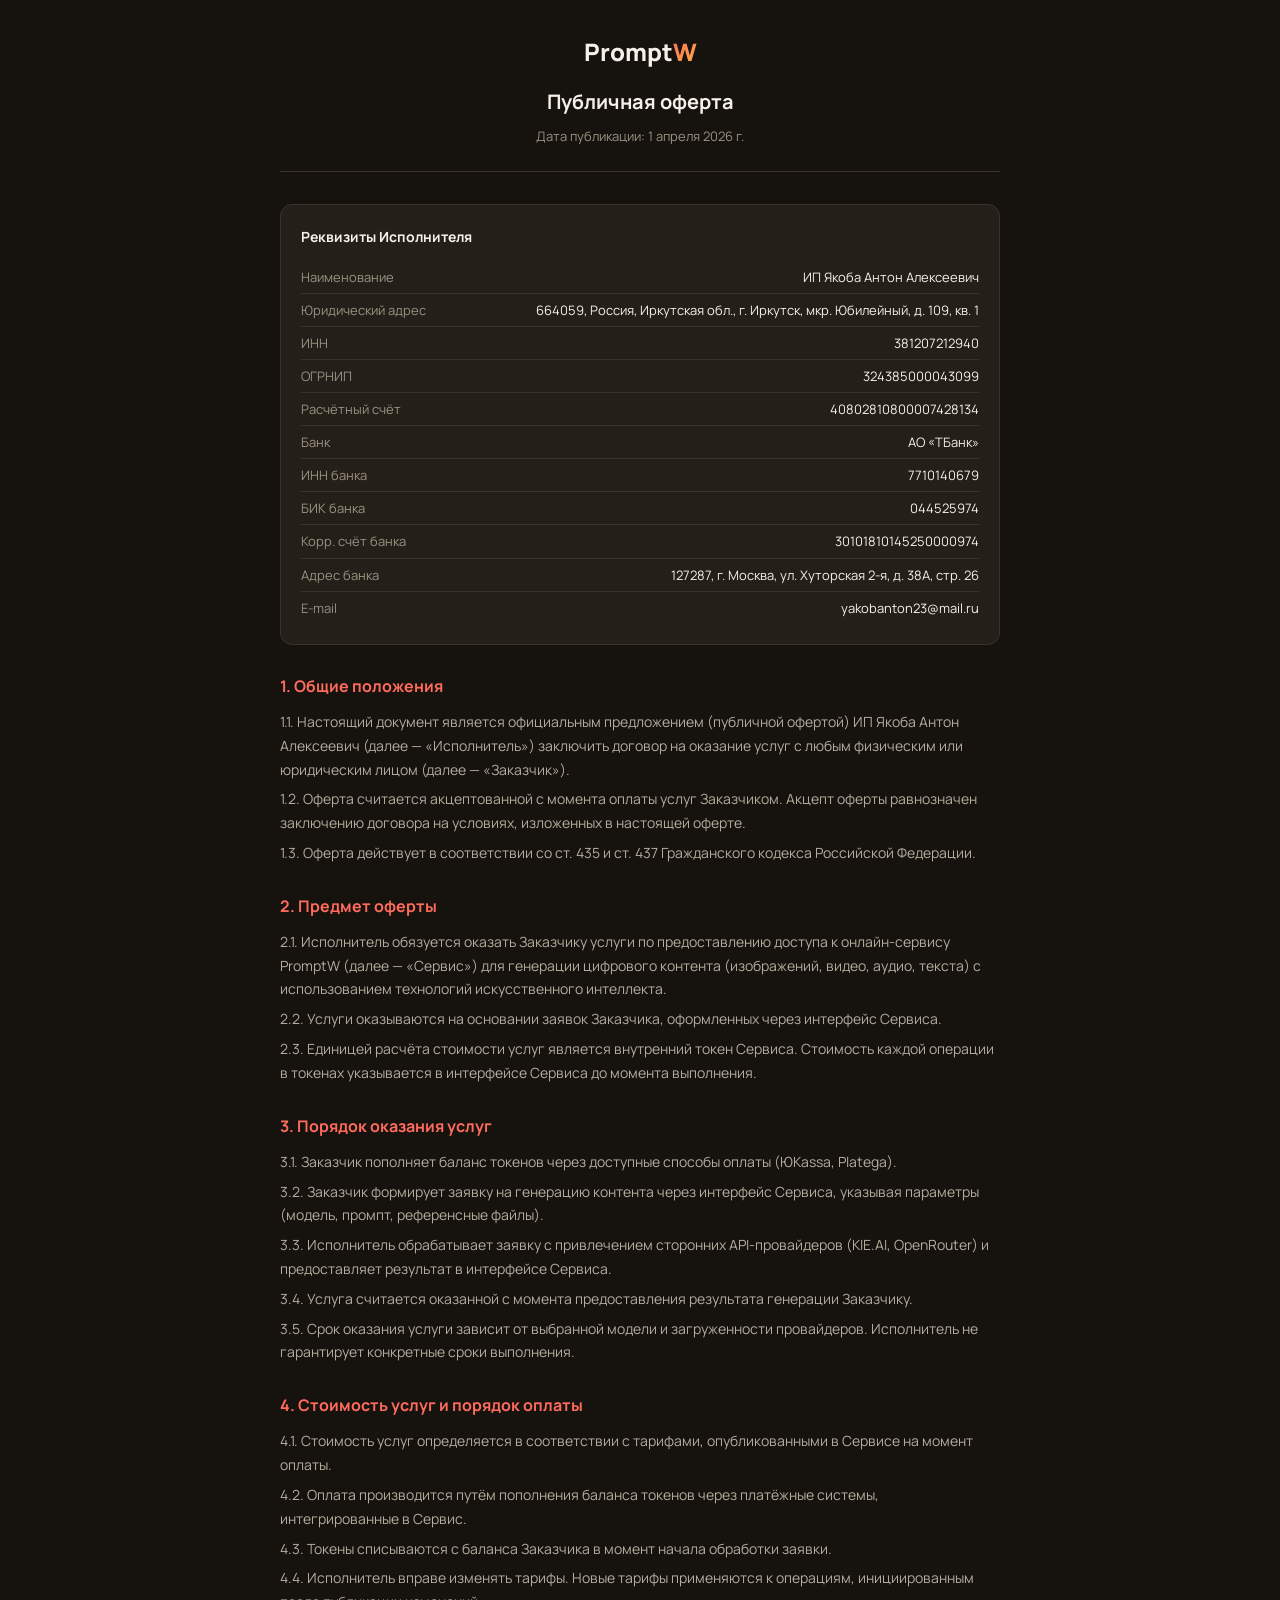
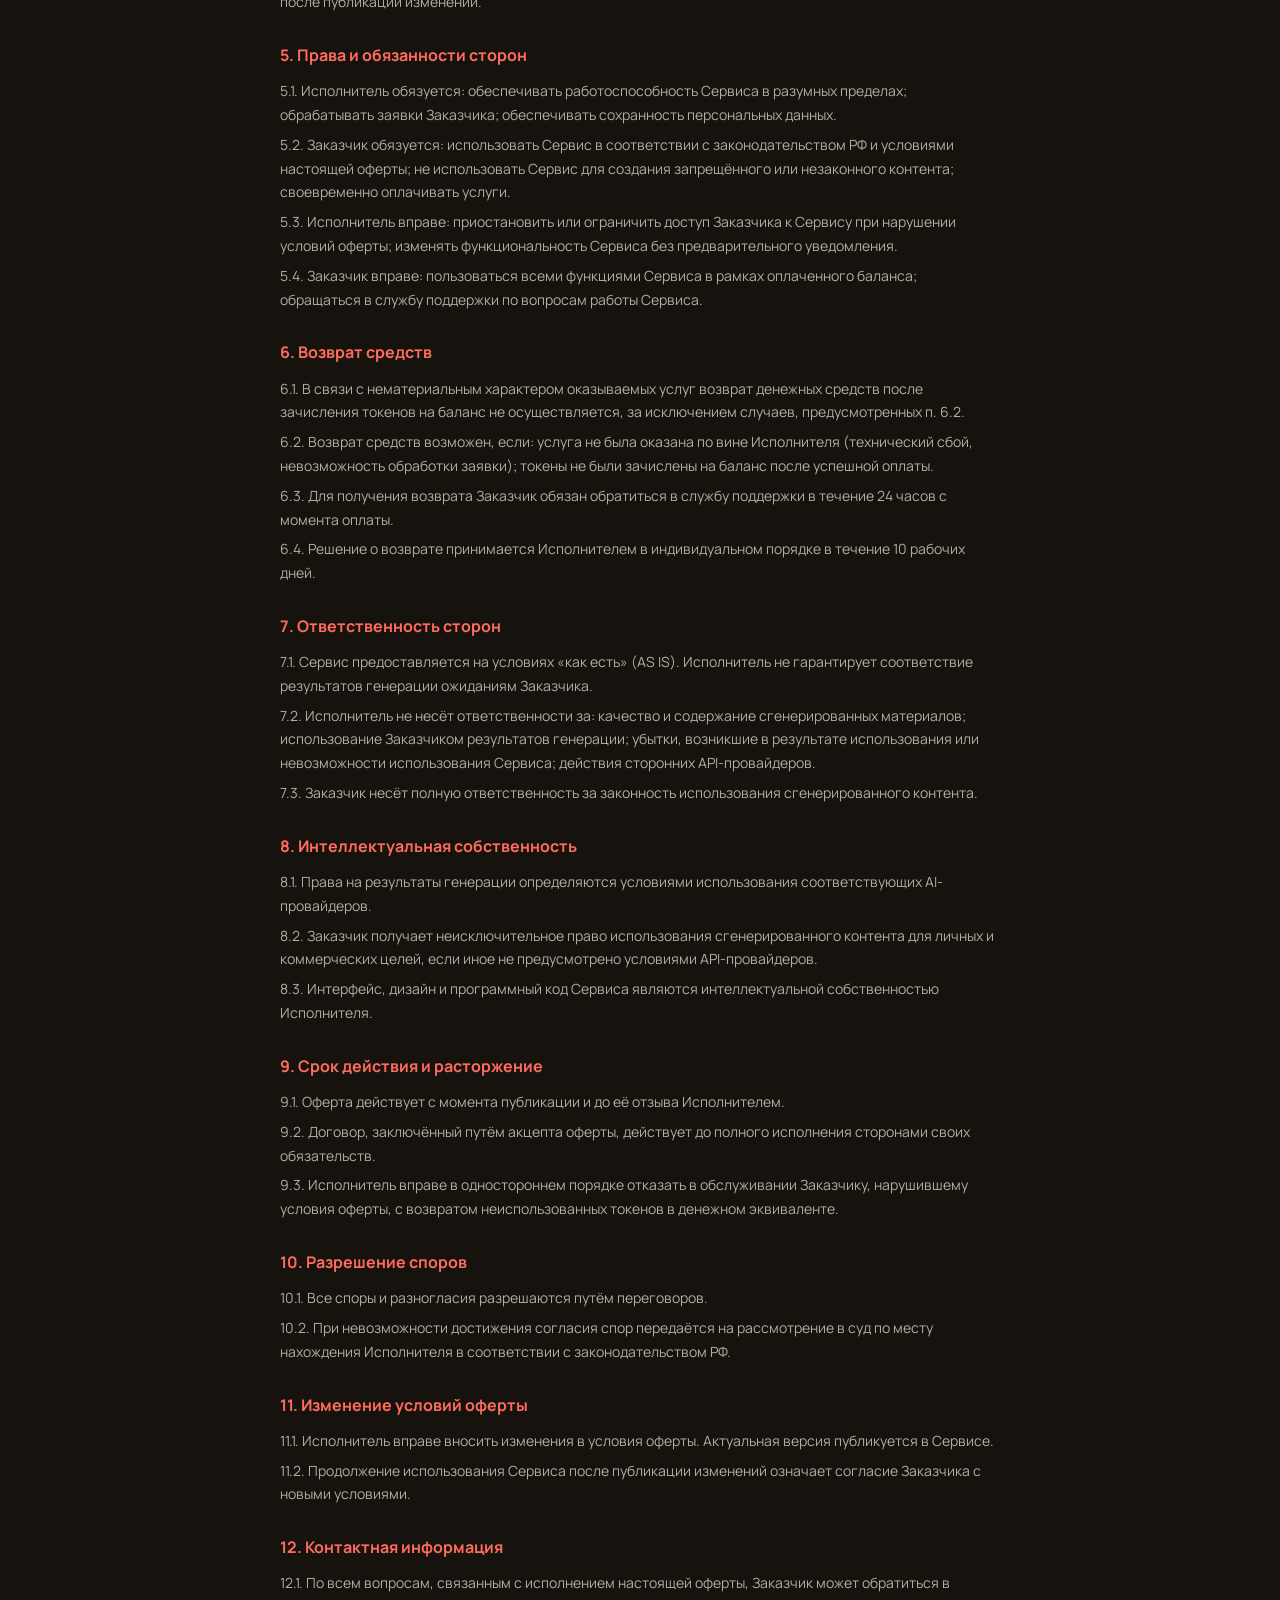
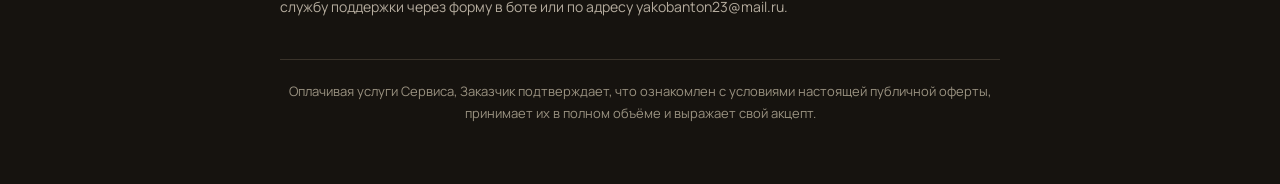
<file: webapp/templates/offer.html>
<!DOCTYPE html>
<html lang="ru">
<head>
    <meta charset="UTF-8">
    <meta name="viewport" content="width=device-width, initial-scale=1.0">
    <title>Публичная оферта — PromptW</title>
    <link rel="preconnect" href="https://fonts.googleapis.com">
    <link href="https://fonts.googleapis.com/css2?family=Manrope:wght@400;500;600;700;800&display=swap" rel="stylesheet">
    <style>
        :root{--bg:#16130F;--card:#241F19;--brd:#3A332A;--tx:#F5F0E8;--tx2:#B5AC9E;--tx3:#9A9281;--violet:#FF6B5C;--grad:linear-gradient(135deg,#FF6B5C 0%,#FFB23E 100%);--r:12px;--font:'Manrope',system-ui,sans-serif}
        *{margin:0;padding:0;box-sizing:border-box}
        body{font-family:var(--font);background:var(--bg);color:var(--tx);line-height:1.7;padding:0 16px 60px}
        .wrap{max-width:720px;margin:0 auto}
        .header{padding:32px 0 24px;text-align:center;border-bottom:1px solid var(--brd);margin-bottom:32px}
        .brand{font-size:24px;font-weight:800}
        .brand-accent{background:var(--grad);-webkit-background-clip:text;background-clip:text;-webkit-text-fill-color:transparent}
        .header h1{font-size:20px;font-weight:700;margin-top:12px}
        .header .date{font-size:13px;color:var(--tx3);margin-top:6px}
        .section{margin-bottom:28px}
        .section h2{font-size:16px;font-weight:700;margin-bottom:10px;color:var(--violet)}
        .section p,.section li{font-size:14px;color:var(--tx2);margin-bottom:6px}
        .section ul{padding-left:20px}
        .section li{list-style:disc}
        .details{background:var(--card);border:1px solid var(--brd);border-radius:var(--r);padding:20px;margin-bottom:28px}
        .details h3{font-size:14px;font-weight:700;margin-bottom:12px}
        .row{display:flex;justify-content:space-between;padding:5px 0;font-size:13px;border-bottom:1px solid var(--brd);gap:12px}
        .row:last-child{border-bottom:none}
        .row-label{color:var(--tx3);flex-shrink:0}
        .row-value{text-align:right;word-break:break-all}
        .footer-note{text-align:center;font-size:13px;color:var(--tx3);margin-top:40px;padding-top:20px;border-top:1px solid var(--brd)}
    </style>
</head>
<body>
<div class="wrap">
    <div class="header">
        <div class="brand">Prompt<span class="brand-accent">W</span></div>
        <h1>Публичная оферта</h1>
        <div class="date">Дата публикации: 1 апреля 2026 г.</div>
    </div>

    <div class="details">
        <h3>Реквизиты Исполнителя</h3>
        <div class="row"><span class="row-label">Наименование</span><span class="row-value">ИП Якоба Антон Алексеевич</span></div>
        <div class="row"><span class="row-label">Юридический адрес</span><span class="row-value">664059, Россия, Иркутская обл., г. Иркутск, мкр. Юбилейный, д. 109, кв. 1</span></div>
        <div class="row"><span class="row-label">ИНН</span><span class="row-value">381207212940</span></div>
        <div class="row"><span class="row-label">ОГРНИП</span><span class="row-value">324385000043099</span></div>
        <div class="row"><span class="row-label">Расчётный счёт</span><span class="row-value">40802810800007428134</span></div>
        <div class="row"><span class="row-label">Банк</span><span class="row-value">АО «ТБанк»</span></div>
        <div class="row"><span class="row-label">ИНН банка</span><span class="row-value">7710140679</span></div>
        <div class="row"><span class="row-label">БИК банка</span><span class="row-value">044525974</span></div>
        <div class="row"><span class="row-label">Корр. счёт банка</span><span class="row-value">30101810145250000974</span></div>
        <div class="row"><span class="row-label">Адрес банка</span><span class="row-value">127287, г. Москва, ул. Хуторская 2-я, д. 38А, стр. 26</span></div>
        <div class="row"><span class="row-label">E-mail</span><span class="row-value">yakobanton23@mail.ru</span></div>
    </div>

    <div class="section">
        <h2>1. Общие положения</h2>
        <p>1.1. Настоящий документ является официальным предложением (публичной офертой) ИП Якоба Антон Алексеевич (далее — «Исполнитель») заключить договор на оказание услуг с любым физическим или юридическим лицом (далее — «Заказчик»).</p>
        <p>1.2. Оферта считается акцептованной с момента оплаты услуг Заказчиком. Акцепт оферты равнозначен заключению договора на условиях, изложенных в настоящей оферте.</p>
        <p>1.3. Оферта действует в соответствии со ст. 435 и ст. 437 Гражданского кодекса Российской Федерации.</p>
    </div>

    <div class="section">
        <h2>2. Предмет оферты</h2>
        <p>2.1. Исполнитель обязуется оказать Заказчику услуги по предоставлению доступа к онлайн-сервису PromptW (далее — «Сервис») для генерации цифрового контента (изображений, видео, аудио, текста) с использованием технологий искусственного интеллекта.</p>
        <p>2.2. Услуги оказываются на основании заявок Заказчика, оформленных через интерфейс Сервиса.</p>
        <p>2.3. Единицей расчёта стоимости услуг является внутренний токен Сервиса. Стоимость каждой операции в токенах указывается в интерфейсе Сервиса до момента выполнения.</p>
    </div>

    <div class="section">
        <h2>3. Порядок оказания услуг</h2>
        <p>3.1. Заказчик пополняет баланс токенов через доступные способы оплаты (ЮKassa, Platega).</p>
        <p>3.2. Заказчик формирует заявку на генерацию контента через интерфейс Сервиса, указывая параметры (модель, промпт, референсные файлы).</p>
        <p>3.3. Исполнитель обрабатывает заявку с привлечением сторонних API-провайдеров (KIE.AI, OpenRouter) и предоставляет результат в интерфейсе Сервиса.</p>
        <p>3.4. Услуга считается оказанной с момента предоставления результата генерации Заказчику.</p>
        <p>3.5. Срок оказания услуги зависит от выбранной модели и загруженности провайдеров. Исполнитель не гарантирует конкретные сроки выполнения.</p>
    </div>

    <div class="section">
        <h2>4. Стоимость услуг и порядок оплаты</h2>
        <p>4.1. Стоимость услуг определяется в соответствии с тарифами, опубликованными в Сервисе на момент оплаты.</p>
        <p>4.2. Оплата производится путём пополнения баланса токенов через платёжные системы, интегрированные в Сервис.</p>
        <p>4.3. Токены списываются с баланса Заказчика в момент начала обработки заявки.</p>
        <p>4.4. Исполнитель вправе изменять тарифы. Новые тарифы применяются к операциям, инициированным после публикации изменений.</p>
    </div>

    <div class="section">
        <h2>5. Права и обязанности сторон</h2>
        <p>5.1. Исполнитель обязуется: обеспечивать работоспособность Сервиса в разумных пределах; обрабатывать заявки Заказчика; обеспечивать сохранность персональных данных.</p>
        <p>5.2. Заказчик обязуется: использовать Сервис в соответствии с законодательством РФ и условиями настоящей оферты; не использовать Сервис для создания запрещённого или незаконного контента; своевременно оплачивать услуги.</p>
        <p>5.3. Исполнитель вправе: приостановить или ограничить доступ Заказчика к Сервису при нарушении условий оферты; изменять функциональность Сервиса без предварительного уведомления.</p>
        <p>5.4. Заказчик вправе: пользоваться всеми функциями Сервиса в рамках оплаченного баланса; обращаться в службу поддержки по вопросам работы Сервиса.</p>
    </div>

    <div class="section">
        <h2>6. Возврат средств</h2>
        <p>6.1. В связи с нематериальным характером оказываемых услуг возврат денежных средств после зачисления токенов на баланс не осуществляется, за исключением случаев, предусмотренных п. 6.2.</p>
        <p>6.2. Возврат средств возможен, если: услуга не была оказана по вине Исполнителя (технический сбой, невозможность обработки заявки); токены не были зачислены на баланс после успешной оплаты.</p>
        <p>6.3. Для получения возврата Заказчик обязан обратиться в службу поддержки в течение 24 часов с момента оплаты.</p>
        <p>6.4. Решение о возврате принимается Исполнителем в индивидуальном порядке в течение 10 рабочих дней.</p>
    </div>

    <div class="section">
        <h2>7. Ответственность сторон</h2>
        <p>7.1. Сервис предоставляется на условиях «как есть» (AS IS). Исполнитель не гарантирует соответствие результатов генерации ожиданиям Заказчика.</p>
        <p>7.2. Исполнитель не несёт ответственности за: качество и содержание сгенерированных материалов; использование Заказчиком результатов генерации; убытки, возникшие в результате использования или невозможности использования Сервиса; действия сторонних API-провайдеров.</p>
        <p>7.3. Заказчик несёт полную ответственность за законность использования сгенерированного контента.</p>
    </div>

    <div class="section">
        <h2>8. Интеллектуальная собственность</h2>
        <p>8.1. Права на результаты генерации определяются условиями использования соответствующих AI-провайдеров.</p>
        <p>8.2. Заказчик получает неисключительное право использования сгенерированного контента для личных и коммерческих целей, если иное не предусмотрено условиями API-провайдеров.</p>
        <p>8.3. Интерфейс, дизайн и программный код Сервиса являются интеллектуальной собственностью Исполнителя.</p>
    </div>

    <div class="section">
        <h2>9. Срок действия и расторжение</h2>
        <p>9.1. Оферта действует с момента публикации и до её отзыва Исполнителем.</p>
        <p>9.2. Договор, заключённый путём акцепта оферты, действует до полного исполнения сторонами своих обязательств.</p>
        <p>9.3. Исполнитель вправе в одностороннем порядке отказать в обслуживании Заказчику, нарушившему условия оферты, с возвратом неиспользованных токенов в денежном эквиваленте.</p>
    </div>

    <div class="section">
        <h2>10. Разрешение споров</h2>
        <p>10.1. Все споры и разногласия разрешаются путём переговоров.</p>
        <p>10.2. При невозможности достижения согласия спор передаётся на рассмотрение в суд по месту нахождения Исполнителя в соответствии с законодательством РФ.</p>
    </div>

    <div class="section">
        <h2>11. Изменение условий оферты</h2>
        <p>11.1. Исполнитель вправе вносить изменения в условия оферты. Актуальная версия публикуется в Сервисе.</p>
        <p>11.2. Продолжение использования Сервиса после публикации изменений означает согласие Заказчика с новыми условиями.</p>
    </div>

    <div class="section">
        <h2>12. Контактная информация</h2>
        <p>12.1. По всем вопросам, связанным с исполнением настоящей оферты, Заказчик может обратиться в службу поддержки через форму в боте или по адресу yakobanton23@mail.ru.</p>
    </div>

    <div class="footer-note">
        Оплачивая услуги Сервиса, Заказчик подтверждает, что ознакомлен с условиями настоящей публичной оферты, принимает их в полном объёме и выражает свой акцепт.
    </div>
</div>
</body>
</html>
</file>
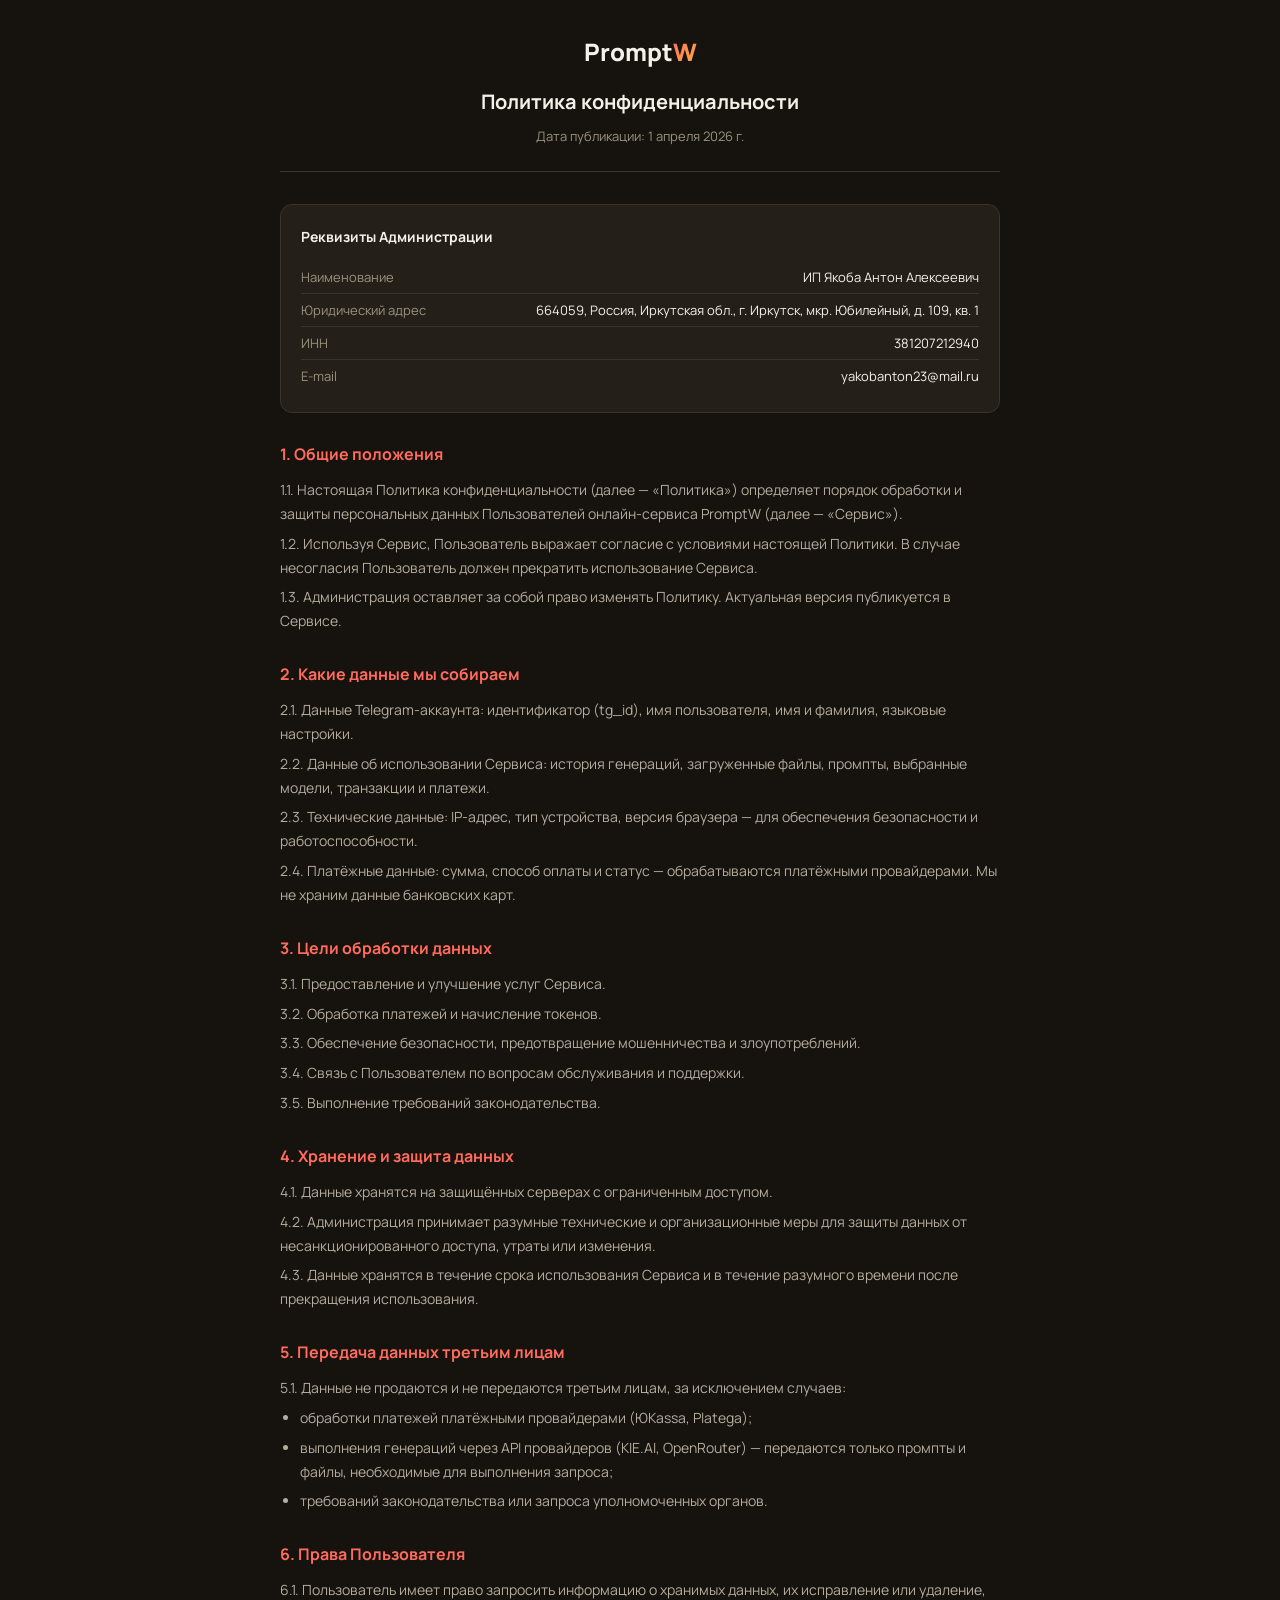
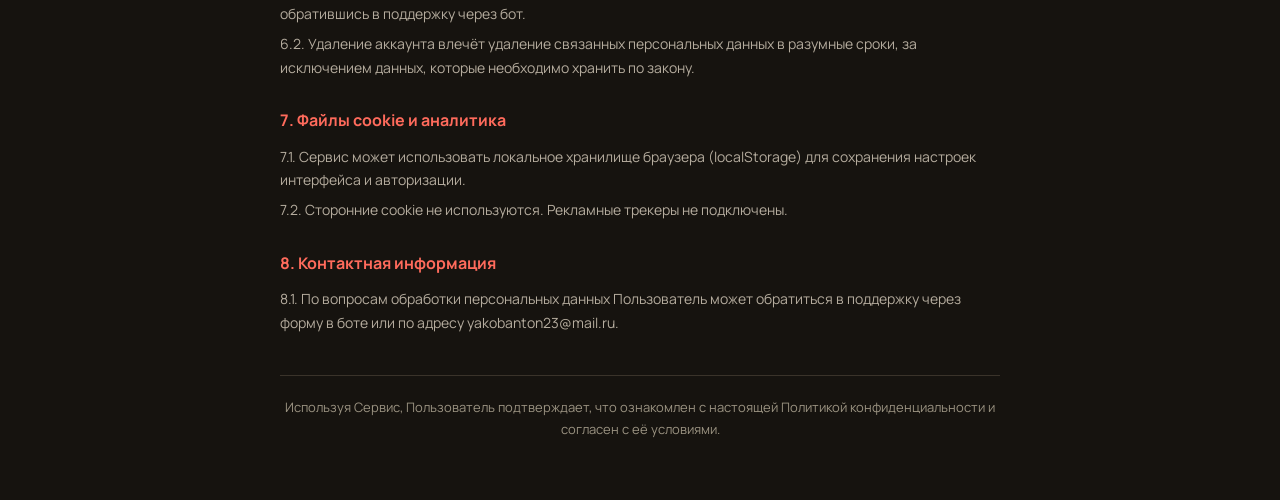
<file: webapp/templates/privacy.html>
<!DOCTYPE html>
<html lang="ru">
<head>
    <meta charset="UTF-8">
    <meta name="viewport" content="width=device-width, initial-scale=1.0">
    <title>Политика конфиденциальности — PromptW</title>
    <link rel="preconnect" href="https://fonts.googleapis.com">
    <link href="https://fonts.googleapis.com/css2?family=Manrope:wght@400;500;600;700;800&display=swap" rel="stylesheet">
    <style>
        :root{--bg:#16130F;--card:#241F19;--brd:#3A332A;--tx:#F5F0E8;--tx2:#B5AC9E;--tx3:#9A9281;--violet:#FF6B5C;--grad:linear-gradient(135deg,#FF6B5C 0%,#FFB23E 100%);--r:12px;--font:'Manrope',system-ui,sans-serif}
        *{margin:0;padding:0;box-sizing:border-box}
        body{font-family:var(--font);background:var(--bg);color:var(--tx);line-height:1.7;padding:0 16px 60px}
        .wrap{max-width:720px;margin:0 auto}
        .header{padding:32px 0 24px;text-align:center;border-bottom:1px solid var(--brd);margin-bottom:32px}
        .brand{font-size:24px;font-weight:800}
        .brand-accent{background:var(--grad);-webkit-background-clip:text;background-clip:text;-webkit-text-fill-color:transparent}
        .header h1{font-size:20px;font-weight:700;margin-top:12px}
        .header .date{font-size:13px;color:var(--tx3);margin-top:6px}
        .section{margin-bottom:28px}
        .section h2{font-size:16px;font-weight:700;margin-bottom:10px;color:var(--violet)}
        .section p,.section li{font-size:14px;color:var(--tx2);margin-bottom:6px}
        .section ul{padding-left:20px}
        .section li{list-style:disc}
        .details{background:var(--card);border:1px solid var(--brd);border-radius:var(--r);padding:20px;margin-bottom:28px}
        .details h3{font-size:14px;font-weight:700;margin-bottom:12px}
        .row{display:flex;justify-content:space-between;padding:5px 0;font-size:13px;border-bottom:1px solid var(--brd);gap:12px}
        .row:last-child{border-bottom:none}
        .row-label{color:var(--tx3);flex-shrink:0}
        .row-value{text-align:right;word-break:break-all}
        .footer-note{text-align:center;font-size:13px;color:var(--tx3);margin-top:40px;padding-top:20px;border-top:1px solid var(--brd)}
    </style>
</head>
<body>
<div class="wrap">
    <div class="header">
        <div class="brand">Prompt<span class="brand-accent">W</span></div>
        <h1>Политика конфиденциальности</h1>
        <div class="date">Дата публикации: 1 апреля 2026 г.</div>
    </div>

    <div class="details">
        <h3>Реквизиты Администрации</h3>
        <div class="row"><span class="row-label">Наименование</span><span class="row-value">ИП Якоба Антон Алексеевич</span></div>
        <div class="row"><span class="row-label">Юридический адрес</span><span class="row-value">664059, Россия, Иркутская обл., г. Иркутск, мкр. Юбилейный, д. 109, кв. 1</span></div>
        <div class="row"><span class="row-label">ИНН</span><span class="row-value">381207212940</span></div>
        <div class="row"><span class="row-label">E-mail</span><span class="row-value">yakobanton23@mail.ru</span></div>
    </div>

    <div class="section">
        <h2>1. Общие положения</h2>
        <p>1.1. Настоящая Политика конфиденциальности (далее — «Политика») определяет порядок обработки и защиты персональных данных Пользователей онлайн-сервиса PromptW (далее — «Сервис»).</p>
        <p>1.2. Используя Сервис, Пользователь выражает согласие с условиями настоящей Политики. В случае несогласия Пользователь должен прекратить использование Сервиса.</p>
        <p>1.3. Администрация оставляет за собой право изменять Политику. Актуальная версия публикуется в Сервисе.</p>
    </div>

    <div class="section">
        <h2>2. Какие данные мы собираем</h2>
        <p>2.1. Данные Telegram-аккаунта: идентификатор (tg_id), имя пользователя, имя и фамилия, языковые настройки.</p>
        <p>2.2. Данные об использовании Сервиса: история генераций, загруженные файлы, промпты, выбранные модели, транзакции и платежи.</p>
        <p>2.3. Технические данные: IP-адрес, тип устройства, версия браузера — для обеспечения безопасности и работоспособности.</p>
        <p>2.4. Платёжные данные: сумма, способ оплаты и статус — обрабатываются платёжными провайдерами. Мы не храним данные банковских карт.</p>
    </div>

    <div class="section">
        <h2>3. Цели обработки данных</h2>
        <p>3.1. Предоставление и улучшение услуг Сервиса.</p>
        <p>3.2. Обработка платежей и начисление токенов.</p>
        <p>3.3. Обеспечение безопасности, предотвращение мошенничества и злоупотреблений.</p>
        <p>3.4. Связь с Пользователем по вопросам обслуживания и поддержки.</p>
        <p>3.5. Выполнение требований законодательства.</p>
    </div>

    <div class="section">
        <h2>4. Хранение и защита данных</h2>
        <p>4.1. Данные хранятся на защищённых серверах с ограниченным доступом.</p>
        <p>4.2. Администрация принимает разумные технические и организационные меры для защиты данных от несанкционированного доступа, утраты или изменения.</p>
        <p>4.3. Данные хранятся в течение срока использования Сервиса и в течение разумного времени после прекращения использования.</p>
    </div>

    <div class="section">
        <h2>5. Передача данных третьим лицам</h2>
        <p>5.1. Данные не продаются и не передаются третьим лицам, за исключением случаев:</p>
        <ul>
            <li>обработки платежей платёжными провайдерами (ЮKassa, Platega);</li>
            <li>выполнения генераций через API провайдеров (KIE.AI, OpenRouter) — передаются только промпты и файлы, необходимые для выполнения запроса;</li>
            <li>требований законодательства или запроса уполномоченных органов.</li>
        </ul>
    </div>

    <div class="section">
        <h2>6. Права Пользователя</h2>
        <p>6.1. Пользователь имеет право запросить информацию о хранимых данных, их исправление или удаление, обратившись в поддержку через бот.</p>
        <p>6.2. Удаление аккаунта влечёт удаление связанных персональных данных в разумные сроки, за исключением данных, которые необходимо хранить по закону.</p>
    </div>

    <div class="section">
        <h2>7. Файлы cookie и аналитика</h2>
        <p>7.1. Сервис может использовать локальное хранилище браузера (localStorage) для сохранения настроек интерфейса и авторизации.</p>
        <p>7.2. Сторонние cookie не используются. Рекламные трекеры не подключены.</p>
    </div>

    <div class="section">
        <h2>8. Контактная информация</h2>
        <p>8.1. По вопросам обработки персональных данных Пользователь может обратиться в поддержку через форму в боте или по адресу yakobanton23@mail.ru.</p>
    </div>

    <div class="footer-note">
        Используя Сервис, Пользователь подтверждает, что ознакомлен с настоящей Политикой конфиденциальности и согласен с её условиями.
    </div>
</div>
</body>
</html>
</file>
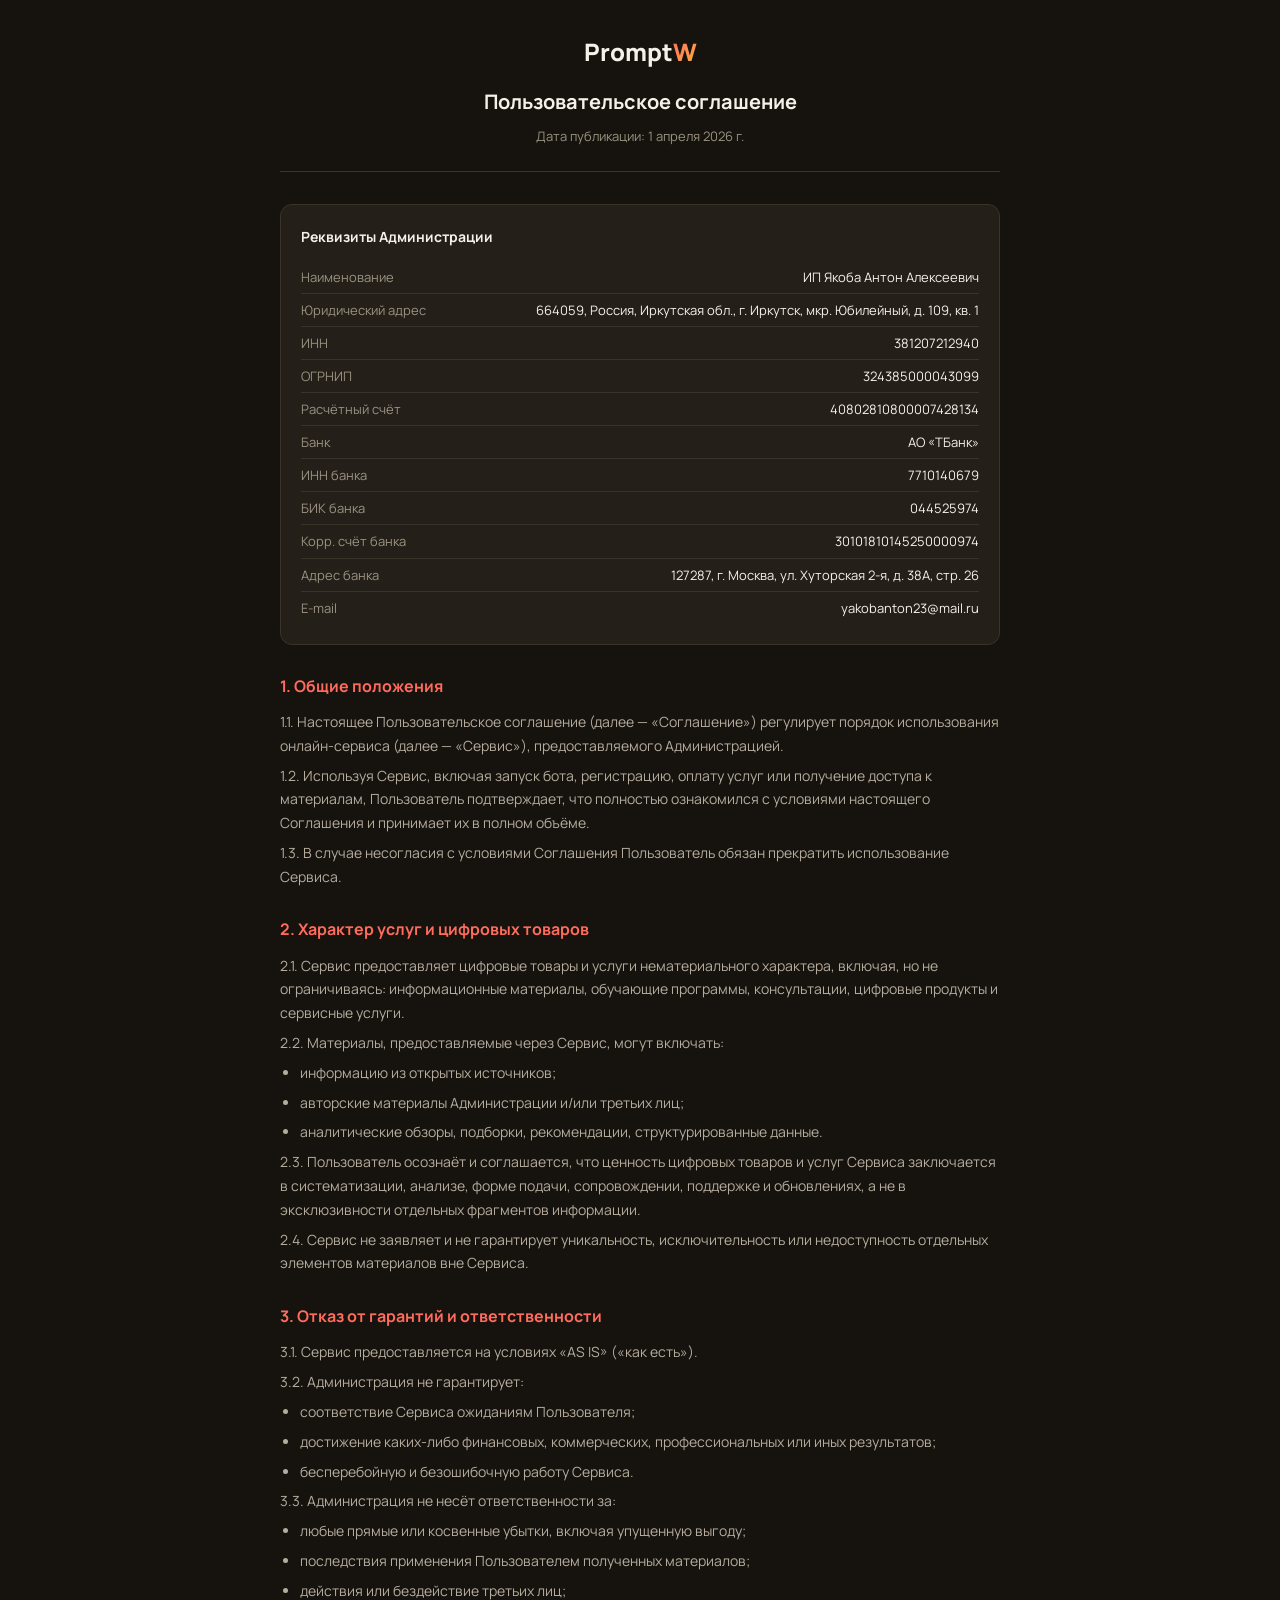
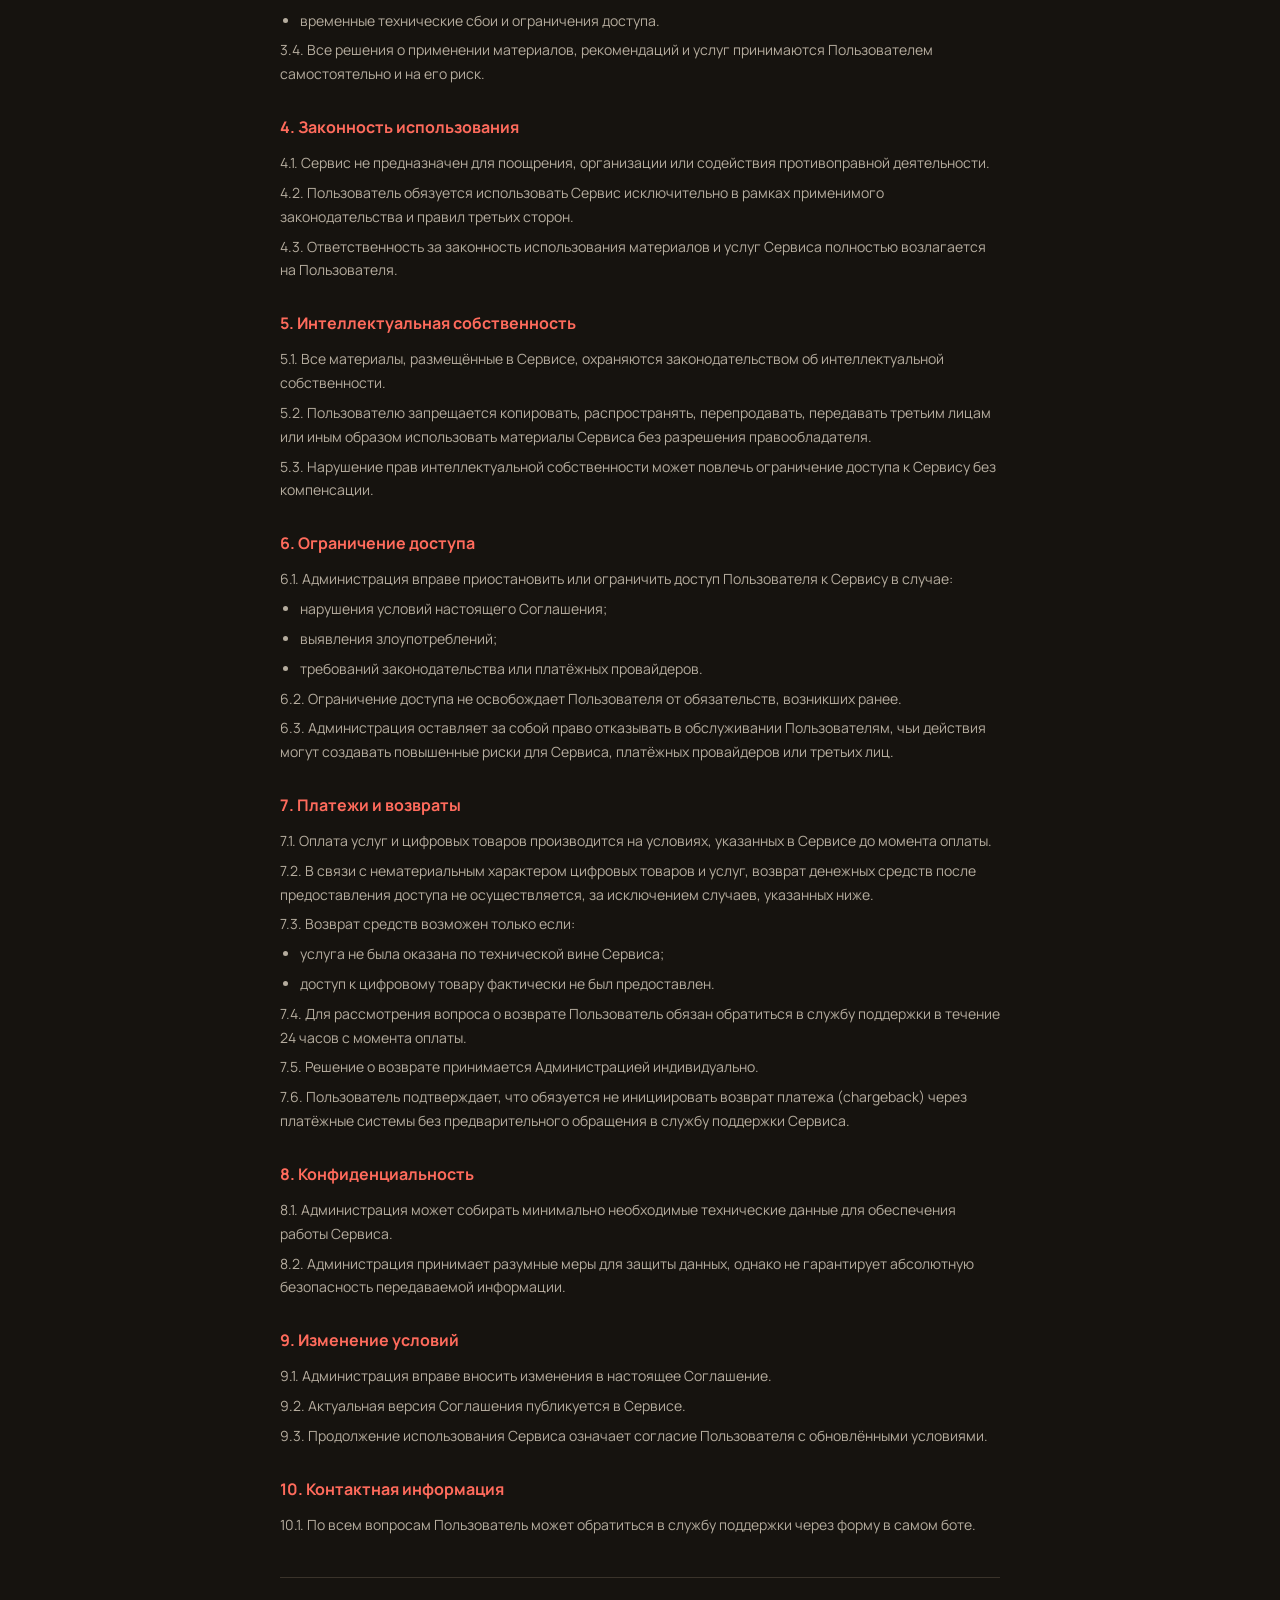
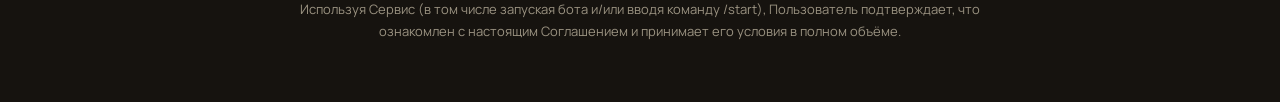
<file: webapp/templates/terms.html>
<!DOCTYPE html>
<html lang="ru">
<head>
    <meta charset="UTF-8">
    <meta name="viewport" content="width=device-width, initial-scale=1.0">
    <title>Пользовательское соглашение — PromptW</title>
    <link rel="preconnect" href="https://fonts.googleapis.com">
    <link href="https://fonts.googleapis.com/css2?family=Manrope:wght@400;500;600;700;800&display=swap" rel="stylesheet">
    <style>
        :root{--bg:#16130F;--card:#241F19;--brd:#3A332A;--tx:#F5F0E8;--tx2:#B5AC9E;--tx3:#9A9281;--violet:#FF6B5C;--grad:linear-gradient(135deg,#FF6B5C 0%,#FFB23E 100%);--r:12px;--font:'Manrope',system-ui,sans-serif}
        *{margin:0;padding:0;box-sizing:border-box}
        body{font-family:var(--font);background:var(--bg);color:var(--tx);line-height:1.7;padding:0 16px 60px}
        .wrap{max-width:720px;margin:0 auto}
        .header{padding:32px 0 24px;text-align:center;border-bottom:1px solid var(--brd);margin-bottom:32px}
        .brand{font-size:24px;font-weight:800}
        .brand-accent{background:var(--grad);-webkit-background-clip:text;background-clip:text;-webkit-text-fill-color:transparent}
        .header h1{font-size:20px;font-weight:700;margin-top:12px}
        .header .date{font-size:13px;color:var(--tx3);margin-top:6px}
        .section{margin-bottom:28px}
        .section h2{font-size:16px;font-weight:700;margin-bottom:10px;color:var(--violet)}
        .section p,.section li{font-size:14px;color:var(--tx2);margin-bottom:6px}
        .section ul{padding-left:20px}
        .section li{list-style:disc}
        .details{background:var(--card);border:1px solid var(--brd);border-radius:var(--r);padding:20px;margin-bottom:28px}
        .details h3{font-size:14px;font-weight:700;margin-bottom:12px}
        .row{display:flex;justify-content:space-between;padding:5px 0;font-size:13px;border-bottom:1px solid var(--brd);gap:12px}
        .row:last-child{border-bottom:none}
        .row-label{color:var(--tx3);flex-shrink:0}
        .row-value{text-align:right;word-break:break-all}
        .footer-note{text-align:center;font-size:13px;color:var(--tx3);margin-top:40px;padding-top:20px;border-top:1px solid var(--brd)}
    </style>
</head>
<body>
<div class="wrap">
    <div class="header">
        <div class="brand">Prompt<span class="brand-accent">W</span></div>
        <h1>Пользовательское соглашение</h1>
        <div class="date">Дата публикации: 1 апреля 2026 г.</div>
    </div>

    <div class="details">
        <h3>Реквизиты Администрации</h3>
        <div class="row"><span class="row-label">Наименование</span><span class="row-value">ИП Якоба Антон Алексеевич</span></div>
        <div class="row"><span class="row-label">Юридический адрес</span><span class="row-value">664059, Россия, Иркутская обл., г. Иркутск, мкр. Юбилейный, д. 109, кв. 1</span></div>
        <div class="row"><span class="row-label">ИНН</span><span class="row-value">381207212940</span></div>
        <div class="row"><span class="row-label">ОГРНИП</span><span class="row-value">324385000043099</span></div>
        <div class="row"><span class="row-label">Расчётный счёт</span><span class="row-value">40802810800007428134</span></div>
        <div class="row"><span class="row-label">Банк</span><span class="row-value">АО «ТБанк»</span></div>
        <div class="row"><span class="row-label">ИНН банка</span><span class="row-value">7710140679</span></div>
        <div class="row"><span class="row-label">БИК банка</span><span class="row-value">044525974</span></div>
        <div class="row"><span class="row-label">Корр. счёт банка</span><span class="row-value">30101810145250000974</span></div>
        <div class="row"><span class="row-label">Адрес банка</span><span class="row-value">127287, г. Москва, ул. Хуторская 2-я, д. 38А, стр. 26</span></div>
        <div class="row"><span class="row-label">E-mail</span><span class="row-value">yakobanton23@mail.ru</span></div>
    </div>

    <div class="section">
        <h2>1. Общие положения</h2>
        <p>1.1. Настоящее Пользовательское соглашение (далее — «Соглашение») регулирует порядок использования онлайн-сервиса (далее — «Сервис»), предоставляемого Администрацией.</p>
        <p>1.2. Используя Сервис, включая запуск бота, регистрацию, оплату услуг или получение доступа к материалам, Пользователь подтверждает, что полностью ознакомился с условиями настоящего Соглашения и принимает их в полном объёме.</p>
        <p>1.3. В случае несогласия с условиями Соглашения Пользователь обязан прекратить использование Сервиса.</p>
    </div>

    <div class="section">
        <h2>2. Характер услуг и цифровых товаров</h2>
        <p>2.1. Сервис предоставляет цифровые товары и услуги нематериального характера, включая, но не ограничиваясь: информационные материалы, обучающие программы, консультации, цифровые продукты и сервисные услуги.</p>
        <p>2.2. Материалы, предоставляемые через Сервис, могут включать:</p>
        <ul>
            <li>информацию из открытых источников;</li>
            <li>авторские материалы Администрации и/или третьих лиц;</li>
            <li>аналитические обзоры, подборки, рекомендации, структурированные данные.</li>
        </ul>
        <p>2.3. Пользователь осознаёт и соглашается, что ценность цифровых товаров и услуг Сервиса заключается в систематизации, анализе, форме подачи, сопровождении, поддержке и обновлениях, а не в эксклюзивности отдельных фрагментов информации.</p>
        <p>2.4. Сервис не заявляет и не гарантирует уникальность, исключительность или недоступность отдельных элементов материалов вне Сервиса.</p>
    </div>

    <div class="section">
        <h2>3. Отказ от гарантий и ответственности</h2>
        <p>3.1. Сервис предоставляется на условиях «AS IS» («как есть»).</p>
        <p>3.2. Администрация не гарантирует:</p>
        <ul>
            <li>соответствие Сервиса ожиданиям Пользователя;</li>
            <li>достижение каких-либо финансовых, коммерческих, профессиональных или иных результатов;</li>
            <li>бесперебойную и безошибочную работу Сервиса.</li>
        </ul>
        <p>3.3. Администрация не несёт ответственности за:</p>
        <ul>
            <li>любые прямые или косвенные убытки, включая упущенную выгоду;</li>
            <li>последствия применения Пользователем полученных материалов;</li>
            <li>действия или бездействие третьих лиц;</li>
            <li>временные технические сбои и ограничения доступа.</li>
        </ul>
        <p>3.4. Все решения о применении материалов, рекомендаций и услуг принимаются Пользователем самостоятельно и на его риск.</p>
    </div>

    <div class="section">
        <h2>4. Законность использования</h2>
        <p>4.1. Сервис не предназначен для поощрения, организации или содействия противоправной деятельности.</p>
        <p>4.2. Пользователь обязуется использовать Сервис исключительно в рамках применимого законодательства и правил третьих сторон.</p>
        <p>4.3. Ответственность за законность использования материалов и услуг Сервиса полностью возлагается на Пользователя.</p>
    </div>

    <div class="section">
        <h2>5. Интеллектуальная собственность</h2>
        <p>5.1. Все материалы, размещённые в Сервисе, охраняются законодательством об интеллектуальной собственности.</p>
        <p>5.2. Пользователю запрещается копировать, распространять, перепродавать, передавать третьим лицам или иным образом использовать материалы Сервиса без разрешения правообладателя.</p>
        <p>5.3. Нарушение прав интеллектуальной собственности может повлечь ограничение доступа к Сервису без компенсации.</p>
    </div>

    <div class="section">
        <h2>6. Ограничение доступа</h2>
        <p>6.1. Администрация вправе приостановить или ограничить доступ Пользователя к Сервису в случае:</p>
        <ul>
            <li>нарушения условий настоящего Соглашения;</li>
            <li>выявления злоупотреблений;</li>
            <li>требований законодательства или платёжных провайдеров.</li>
        </ul>
        <p>6.2. Ограничение доступа не освобождает Пользователя от обязательств, возникших ранее.</p>
        <p>6.3. Администрация оставляет за собой право отказывать в обслуживании Пользователям, чьи действия могут создавать повышенные риски для Сервиса, платёжных провайдеров или третьих лиц.</p>
    </div>

    <div class="section">
        <h2>7. Платежи и возвраты</h2>
        <p>7.1. Оплата услуг и цифровых товаров производится на условиях, указанных в Сервисе до момента оплаты.</p>
        <p>7.2. В связи с нематериальным характером цифровых товаров и услуг, возврат денежных средств после предоставления доступа не осуществляется, за исключением случаев, указанных ниже.</p>
        <p>7.3. Возврат средств возможен только если:</p>
        <ul>
            <li>услуга не была оказана по технической вине Сервиса;</li>
            <li>доступ к цифровому товару фактически не был предоставлен.</li>
        </ul>
        <p>7.4. Для рассмотрения вопроса о возврате Пользователь обязан обратиться в службу поддержки в течение 24 часов с момента оплаты.</p>
        <p>7.5. Решение о возврате принимается Администрацией индивидуально.</p>
        <p>7.6. Пользователь подтверждает, что обязуется не инициировать возврат платежа (chargeback) через платёжные системы без предварительного обращения в службу поддержки Сервиса.</p>
    </div>

    <div class="section">
        <h2>8. Конфиденциальность</h2>
        <p>8.1. Администрация может собирать минимально необходимые технические данные для обеспечения работы Сервиса.</p>
        <p>8.2. Администрация принимает разумные меры для защиты данных, однако не гарантирует абсолютную безопасность передаваемой информации.</p>
    </div>

    <div class="section">
        <h2>9. Изменение условий</h2>
        <p>9.1. Администрация вправе вносить изменения в настоящее Соглашение.</p>
        <p>9.2. Актуальная версия Соглашения публикуется в Сервисе.</p>
        <p>9.3. Продолжение использования Сервиса означает согласие Пользователя с обновлёнными условиями.</p>
    </div>

    <div class="section">
        <h2>10. Контактная информация</h2>
        <p>10.1. По всем вопросам Пользователь может обратиться в службу поддержки через форму в самом боте.</p>
    </div>

    <div class="footer-note">
        Используя Сервис (в том числе запуская бота и/или вводя команду /start), Пользователь подтверждает, что ознакомлен с настоящим Соглашением и принимает его условия в полном объёме.
    </div>
</div>
</body>
</html>
</file>
